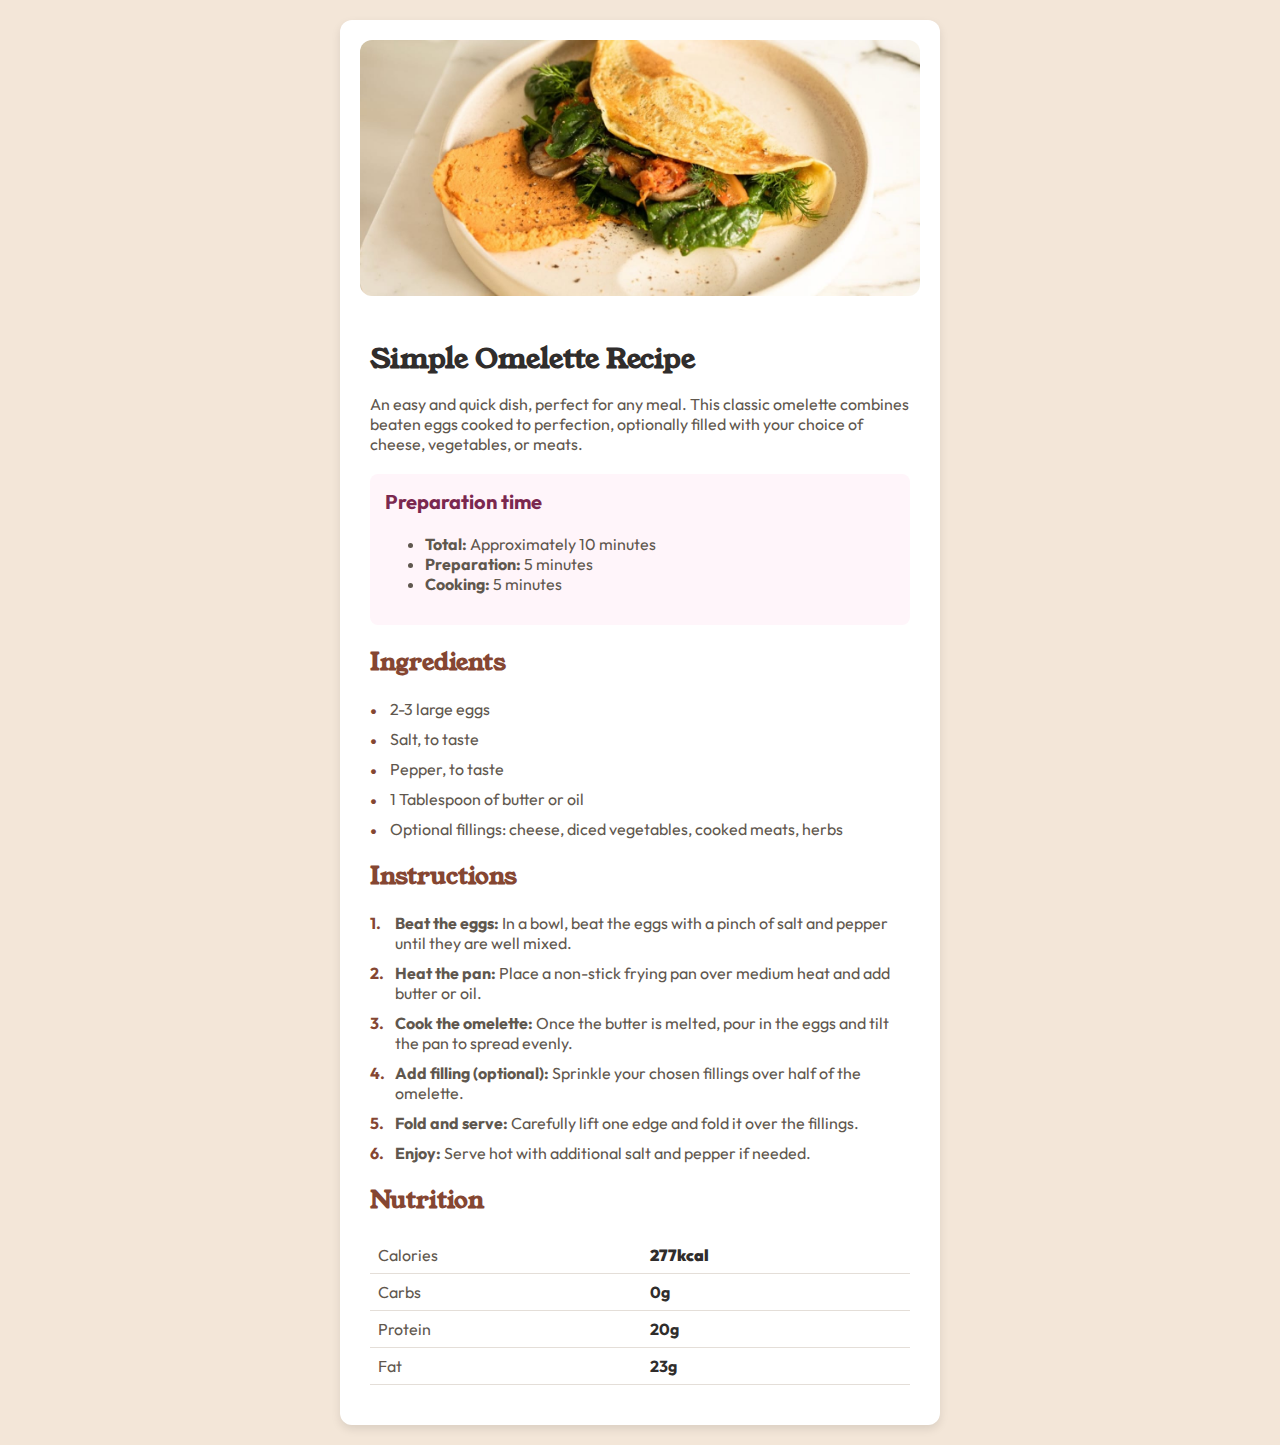
<file: recipe-page-task/index.html>
<!DOCTYPE html>
<html lang="en">
<head>
    <meta charset="UTF-8">
    <meta name="viewport" content="width=device-width, initial-scale=1.0">
    <title>Task2 Omelette Recipe</title>
    <link rel="stylesheet" href="style.css">
</head>
<body>
    <div class="container">
        <div class="card">
            <img src="assets/images/image-omelette.jpeg" alt="Omelette Image" class="recipe-image">
            <div class="content">
                <h1>Simple Omelette Recipe</h1>
                <p class="description">An easy and quick dish, perfect for any meal. This classic omelette combines beaten eggs cooked to perfection, optionally filled with your choice of cheese, vegetables, or meats.</p>
                
                <div class="prep-time">
                    <h3>Preparation time</h3>
                    <ul>
                        <li><b>Total:</b> Approximately 10 minutes</li>
                        <li><b>Preparation:</b> 5 minutes</li>
                        <li><b>Cooking:</b> 5 minutes</li>
                    </ul>
                </div>

                <h2>Ingredients</h2>
                <ul class="ingredients">
                    <li>2-3 large eggs</li>
                    <li>Salt, to taste</li>
                    <li>Pepper, to taste</li>
                    <li>1 Tablespoon of butter or oil</li>
                    <li>Optional fillings: cheese, diced vegetables, cooked meats, herbs</li>
                </ul>

                <h2>Instructions</h2>
                <ol class="instructions">
                    <li><b>Beat the eggs:</b> In a bowl, beat the eggs with a pinch of salt and pepper until they are well mixed.</li>
                    <li><b>Heat the pan:</b> Place a non-stick frying pan over medium heat and add butter or oil.</li>
                    <li><b>Cook the omelette:</b> Once the butter is melted, pour in the eggs and tilt the pan to spread evenly.</li>
                    <li><b>Add filling (optional):</b> Sprinkle your chosen fillings over half of the omelette.</li>
                    <li><b>Fold and serve:</b> Carefully lift one edge and fold it over the fillings.</li>
                    <li><b>Enjoy:</b> Serve hot with additional salt and pepper if needed.</li>
                </ol>

                <h2>Nutrition</h2>
                <table class="nutrition-table">
                    <tr>
                        <th>Calories</th>
                        <td><b>277kcal</b></td>
                    </tr>
                    <tr>
                        <th>Carbs</th>
                        <td>0g</td>
                    </tr>
                    <tr>
                        <th>Protein</th>
                        <td>20g</td>
                    </tr>
                    <tr>
                        <th>Fat</th>
                        <td>23g</td>
                    </tr>
                </table>
            </div>
        </div>
    </div>
</body>
</html>
</file>
<file: recipe-page-task/style.css>
@import url('https://fonts.googleapis.com/css2?family=Young+Serif&family=Outfit:wght@400;600;700&display=swap');

body {
    background-color: hsl(30, 54%, 90%);
    font-family: 'Outfit', sans-serif;
    font-size: 16px;
    color: hsl(30, 10%, 34%);
    display: flex;
    justify-content: center;
    align-items: center;
    min-height: 100vh;
    margin: 0;
    padding: 20px;
}


.container {
    width: 100%;
    max-width: 600px;
}

.card {
    background-color: hsl(0, 0%, 100%);
    border-radius: 12px;
    padding: 20px;
    box-shadow: 0px 4px 10px rgba(0, 0, 0, 0.1);
    overflow: hidden;
}

.recipe-image {
    width: 100%;
    border-radius: 12px;
}

.content {
    padding: 20px 10px;
}

h1 {
    font-family: 'Young Serif', serif;
    font-size: 28px;
    color: hsl(24, 5%, 18%);
    margin-bottom: 10px;
}

h2 {
    font-family: 'Young Serif', serif;
    font-size: 24px;
    color: hsl(14, 45%, 36%);
    margin-top: 20px;
}

h3 {
    font-size: 20px;
    color: hsl(332, 51%, 32%);
}

.description {
    font-size: 16px;
    color: hsl(30, 10%, 34%);
}

.prep-time {
    background-color: hsl(330, 100%, 98%);
    padding: 15px;
    border-radius: 8px;
    margin: 20px 0;
}

.prep-time h3 {
    margin-top: 0;
}

.ingredients, .instructions {
    list-style: none;
    padding: 0;
}

.ingredients li, .instructions li {
    margin-bottom: 10px;
    font-size: 16px;
    padding-left: 20px;
    position: relative;
    color: hsl(30, 10%, 34%);
}

.ingredients li::before {
    content: "•";
    color: hsl(14, 45%, 36%);
    font-size: 20px;
    font-weight: bold;
    position: absolute;
    left: 0;
}

.instructions {
    counter-reset: step-counter;
}

.instructions li {
    counter-increment: step-counter;
    position: relative;
    padding-left: 25px;
}

.instructions li::before {
    content: counter(step-counter) ".";
    font-weight: bold;
    color: hsl(14, 45%, 36%);
    position: absolute;
    left: 0;
    top: 0;
}

.nutrition-table {
    width: 100%;
    border-collapse: collapse;
    margin-top: 10px;
}

.nutrition-table th, .nutrition-table td {
    padding: 8px;
    text-align: left;
    border-bottom: 1px solid hsl(30, 18%, 87%);
}

.nutrition-table th {
    font-weight: normal;
    color: hsl(30, 10%, 34%);
}

.nutrition-table td {
    font-weight: bold;
    color: hsl(24, 5%, 18%);
}
</file>
